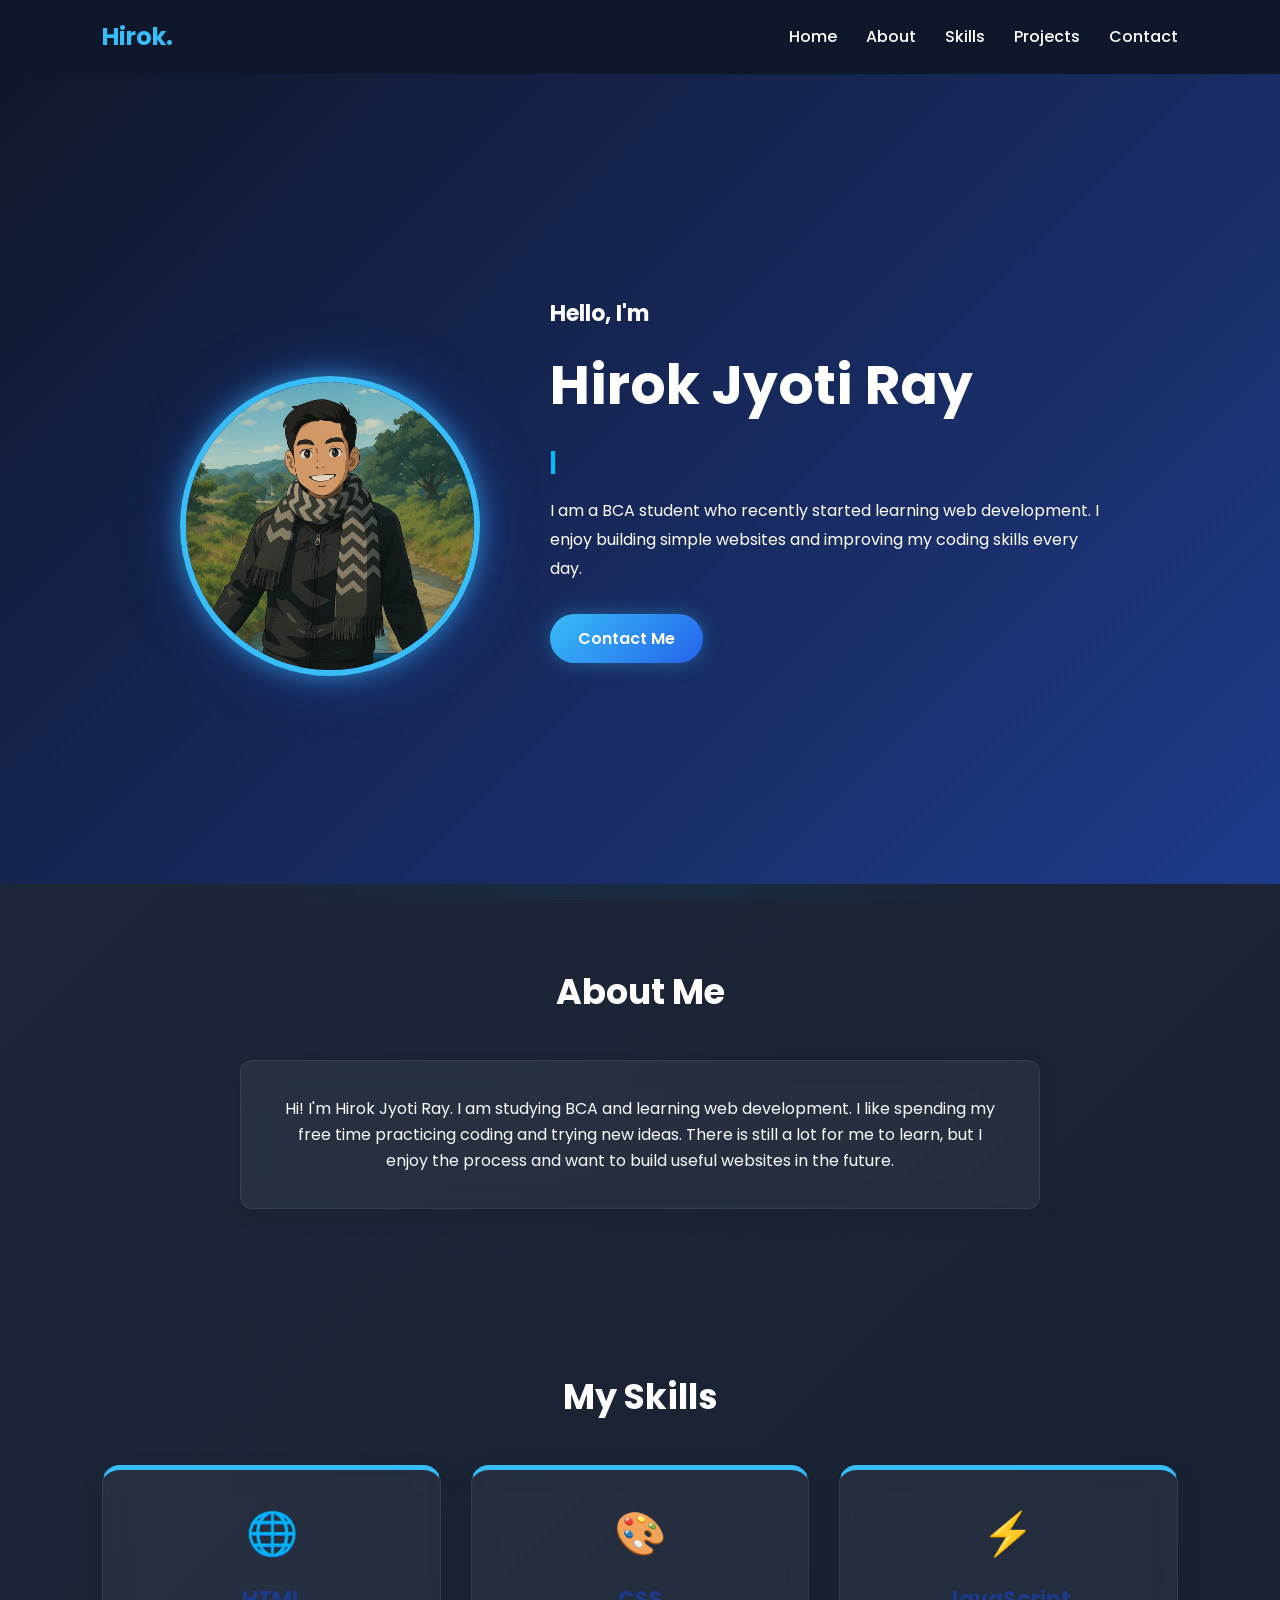
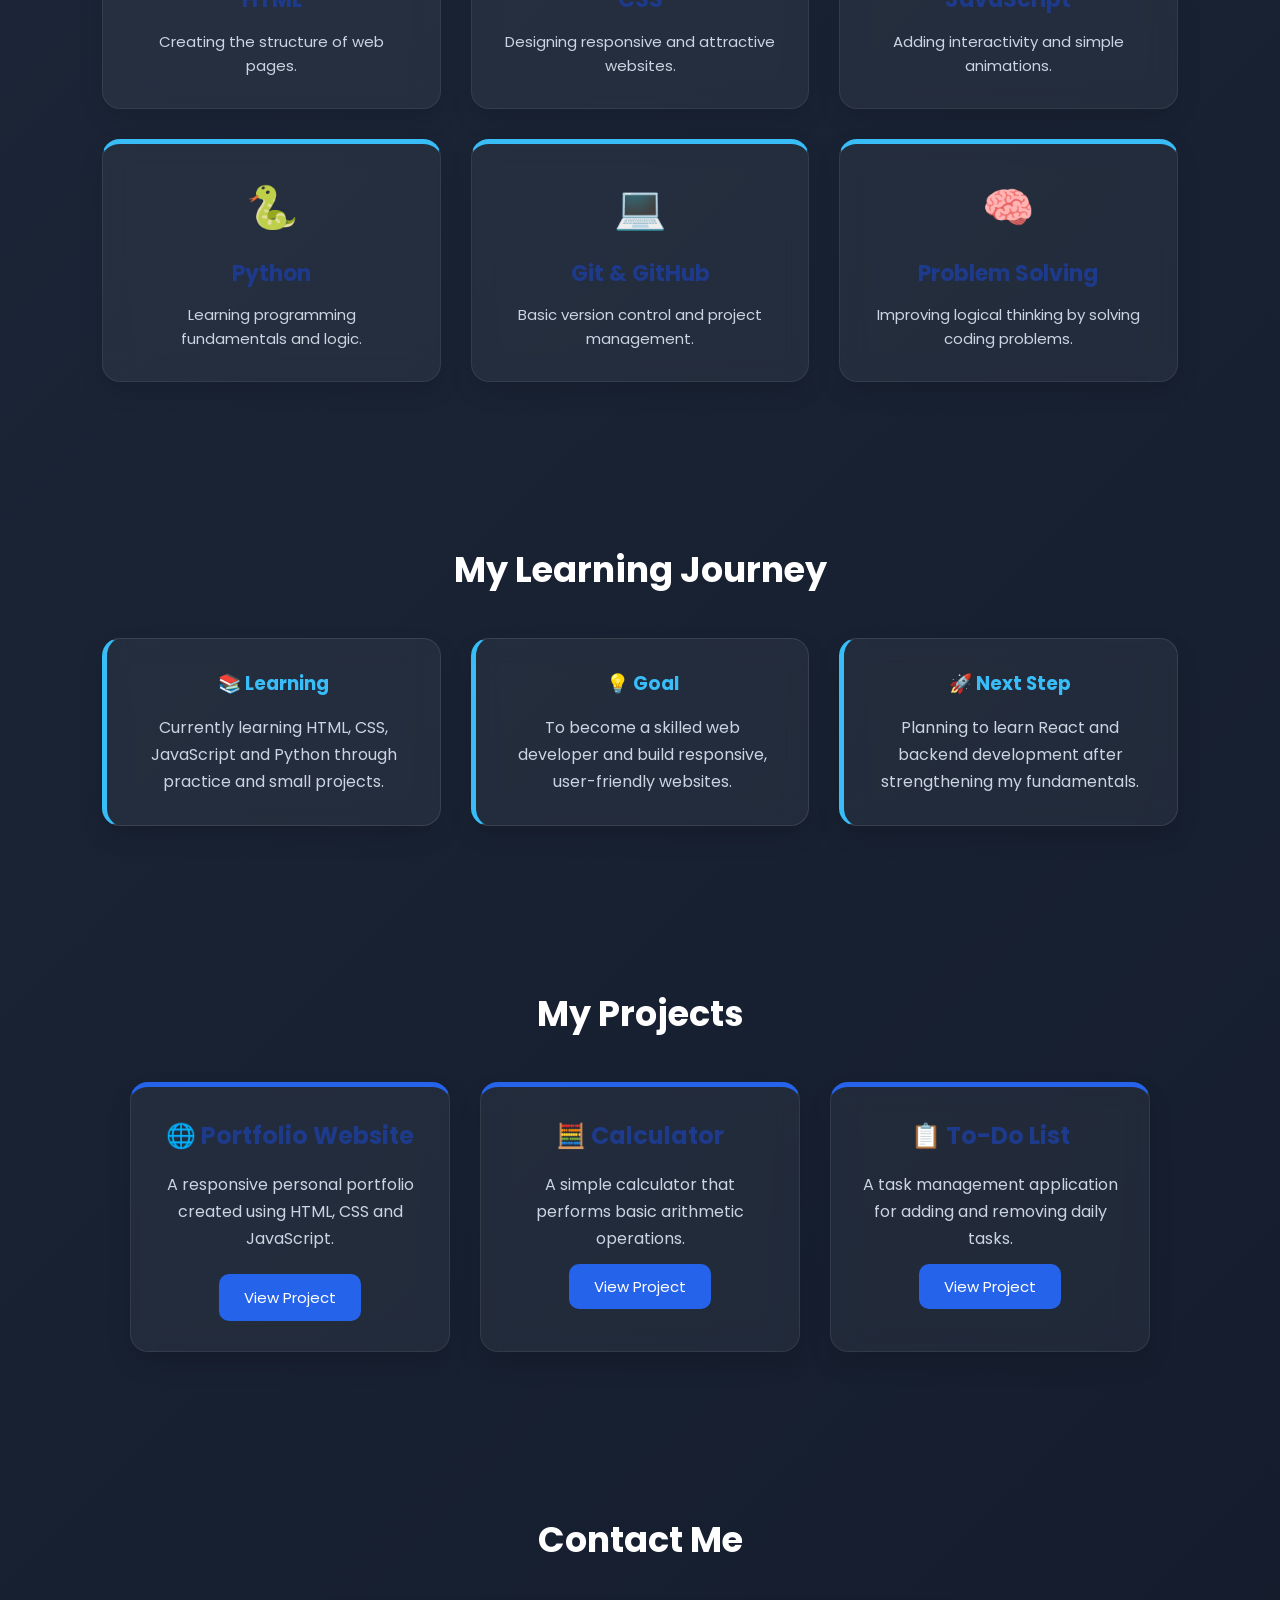
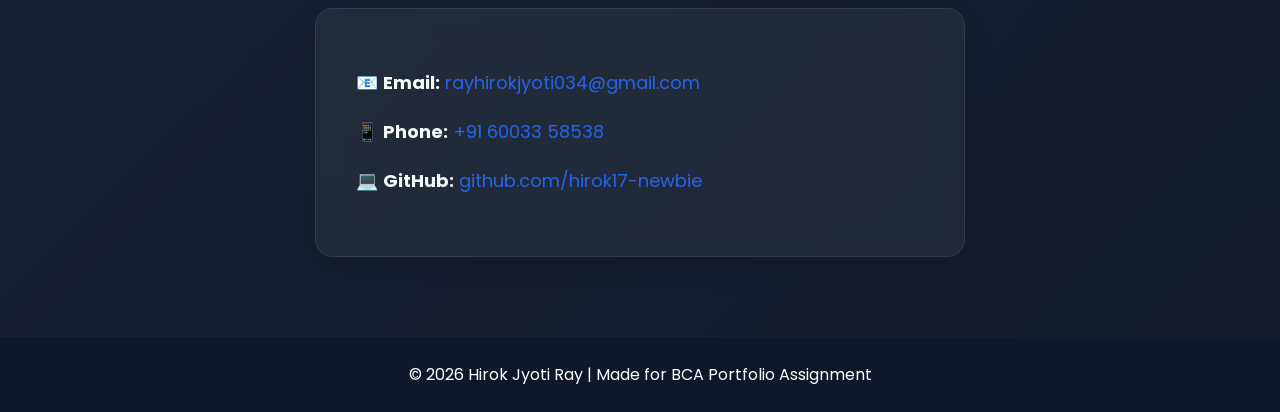
<file: index.html>
<!DOCTYPE html>
<html lang="en">

<head>
    <meta charset="UTF-8">
    <meta name="viewport" content="width=device-width, initial-scale=1.0">

    <title>Hirok Jyoti Ray | Portfolio</title>

    <link rel="stylesheet" href="style.css">

    <link rel="preconnect" href="https://fonts.googleapis.com">
    <link rel="preconnect" href="https://fonts.gstatic.com" crossorigin>
    <link href="https://fonts.googleapis.com/css2?family=Poppins:wght@300;400;500;600;700&display=swap" rel="stylesheet">
</head>

<body>

<header>

    <div class="logo">
        <h2>Hirok.</h2>
    </div>

    <nav>
        <a href="#home">Home</a>
        <a href="#about">About</a>
        <a href="#skills">Skills</a>
        <a href="#projects">Projects</a>
        <a href="#contact">Contact</a>
    </nav>

</header>

<section class="hero" id="home">

    <div class="hero-image">
        <img src="profile.jpeg" alt="Hirok Jyoti Ray">
    </div>

    <div class="hero-text">
        <h3>Hello, I'm</h3>

        <h1>Hirok Jyoti Ray</h1>

        <h2><span id="typing"></span></h2>

        <p>
            I am a BCA student who recently started learning web development.
            I enjoy building simple websites and improving my coding skills every day.
        </p>
                <a href="#contact" class="btn">Contact Me</a>

    </div>

</section>

<section id="about" class="hidden">

    <h2 class="title">About Me</h2>

    <div class="about-box">

        <p>
        
                 Hi! I'm Hirok Jyoti Ray. I am studying BCA and learning web development.
                  I like spending my free time practicing coding and trying new ideas.
                   There is still a lot for me to learn, but I enjoy the process and want to build useful websites in the future.

        </p>

    </div>

</section>

<section id="skills" class="hidden">

    <h2 class="title">My Skills</h2>

    <div class="skills-grid">

        <div class="skill-box">
            <h3>HTML</h3>
            <p>Creating the structure of web pages.</p>
        </div>

        <div class="skill-box">
            <h3>CSS</h3>
            <p>Designing responsive and attractive websites.</p>
        </div>

        <div class="skill-box">
            <h3>JavaScript</h3>
            <p>Adding interactivity and simple animations.</p>
        </div>

        <div class="skill-box">
            <h3>Python</h3>
            <p>Learning programming fundamentals and logic.</p>
        </div>

        <div class="skill-box">
            <h3>Git & GitHub</h3>
            <p>Basic version control and project management.</p>
        </div>

        <div class="skill-box">
            <h3>Problem Solving</h3>
            <p>Improving logical thinking by solving coding problems.</p>
        </div>

    </div>

</section>

<section id="journey" class="hidden">

    <h2 class="title">My Learning Journey</h2>

    <div class="journey-container">

        <div class="journey-card">
            <h3>📚 Learning</h3>
            <p>Currently learning HTML, CSS, JavaScript and Python through practice and small projects.</p>
        </div>

        <div class="journey-card">
            <h3>💡 Goal</h3>
            <p>To become a skilled web developer and build responsive, user-friendly websites.</p>
        </div>

        <div class="journey-card">
            <h3>🚀 Next Step</h3>
            <p>Planning to learn React and backend development after strengthening my fundamentals.</p>
        </div>

    </div>

</section>

<section id="projects" class="hidden">

    <h2 class="title">My Projects</h2>

    <div class="project-container">

        <div class="project-card">
            <h3>🌐 Portfolio Website</h3>
            <p>
                A responsive personal portfolio created using HTML, CSS and JavaScript.
            </p>
            <button class="project-btn">View Project</button>
        </div>

        <div class="project-card">
            <h3>🧮 Calculator</h3>
            <p>
                A simple calculator that performs basic arithmetic operations.
            </p>
            <a href="calculator/index.html" target="_blank" class="project-btn">
    View Project
</a>
        </div>

        <div class="project-card">
            <h3>📋 To-Do List</h3>
            <p>
                A task management application for adding and removing daily tasks.
            </p>
           <a href="to-do list/index.html" target="_blank" class="project-btn">
View Project
</a>
        </div>

    </div>

</section>

<section id="contact" class="hidden">

    <h2 class="title">Contact Me</h2>

    <div class="contact-box">

    <p>📧 <strong>Email:</strong> 
        <a href="mailto:rayhirokjyoti034@gmail.com">
            rayhirokjyoti034@gmail.com
        </a>
    </p>

    <p>📱 <strong>Phone:</strong>
        <a href="tel:+916003358538">
            +91 60033 58538
        </a>
    </p>

    <p>💻 <strong>GitHub:</strong>
        <a href="https://github.com/hirok17-newbie" target="_blank">
            github.com/hirok17-newbie
        </a>
    </p>

</div>

</section>

<footer>

    <p>© 2026 Hirok Jyoti Ray | Made for BCA Portfolio Assignment</p>

</footer>

<script src="script.js"></script>

</body>

</html>
</file>
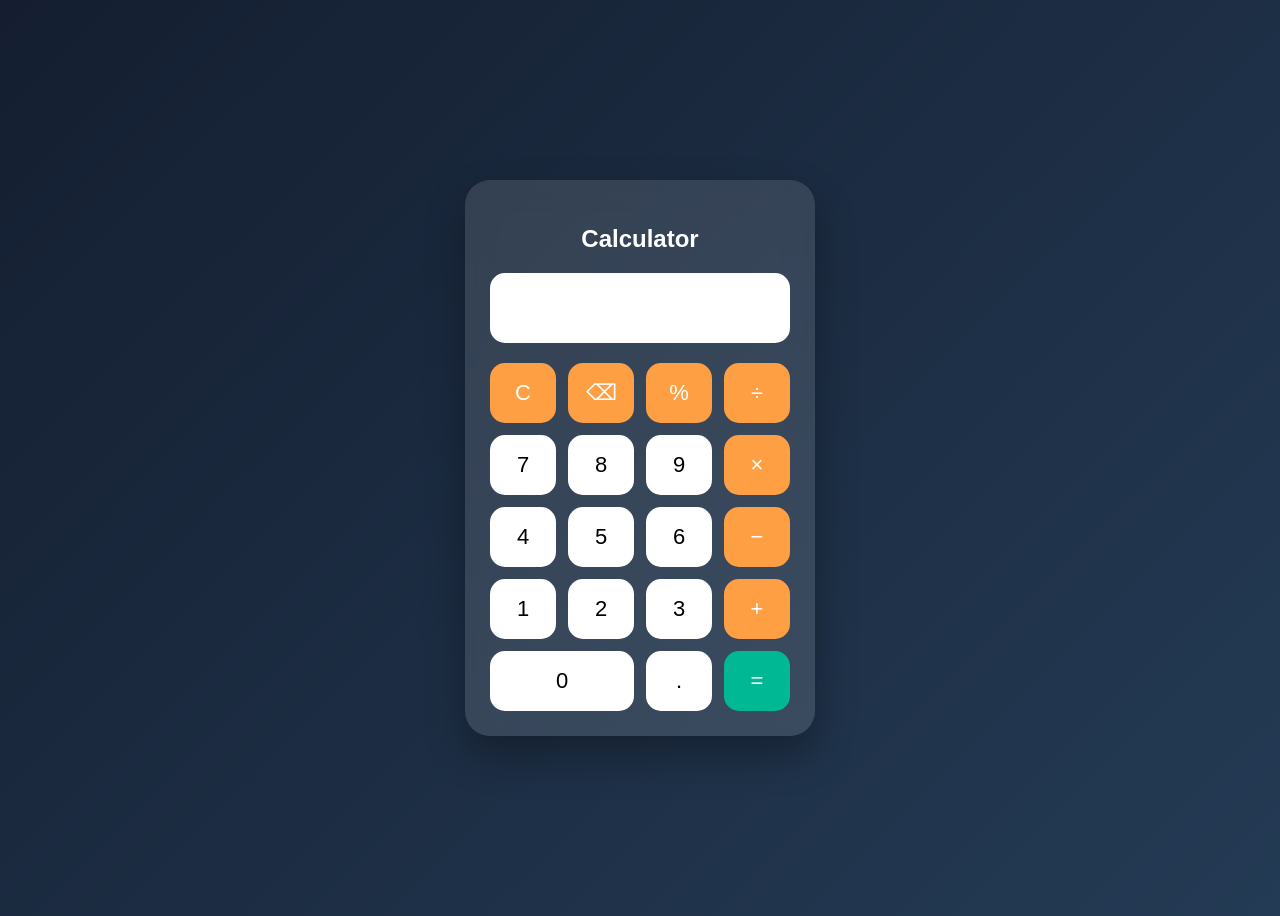
<file: calculator/index.html>
<!DOCTYPE html>
<html>
<head>
    <title>Modern Calculator</title>
    <link rel="stylesheet" href="style.css">
</head>

<body>

<div class="calculator">
    <h2>Calculator</h2>

    <input type="text" id="display" disabled>

    <div class="buttons">
        <button class="operator" onclick="clearDisplay()">C</button>
        <button class="operator" onclick="deleteChar()">⌫</button>
        <button class="operator" onclick="append('%')">%</button>
        <button class="operator" onclick="append('/')">÷</button>

        <button onclick="append('7')">7</button>
        <button onclick="append('8')">8</button>
        <button onclick="append('9')">9</button>
        <button class="operator" onclick="append('*')">×</button>

        <button onclick="append('4')">4</button>
        <button onclick="append('5')">5</button>
        <button onclick="append('6')">6</button>
        <button class="operator" onclick="append('-')">−</button>

        <button onclick="append('1')">1</button>
        <button onclick="append('2')">2</button>
        <button onclick="append('3')">3</button>
        <button class="operator" onclick="append('+')">+</button>

        <button class="zero" onclick="append('0')">0</button>
        <button onclick="append('.')">.</button>
        <button class="equal" onclick="calculate()">=</button>
    </div>

</div>

<script src="script.js"></script>

</body>
</html>
</file>
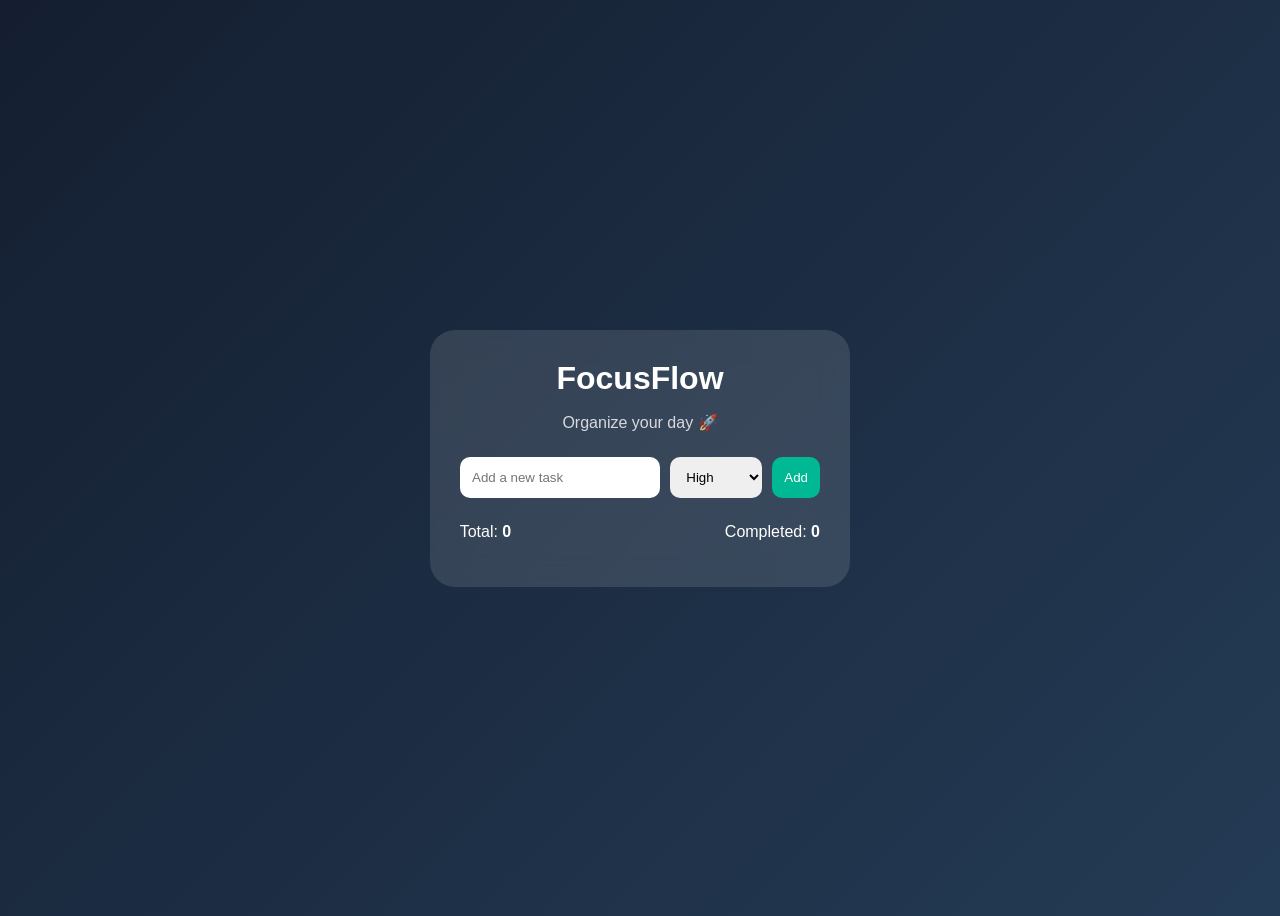
<file: to-do list/index.html>
<!DOCTYPE html>
<html>
<head>
<title>FocusFlow</title>
<link rel="stylesheet" href="style.css">
</head>

<body>

<div class="app">

<h1>FocusFlow</h1>
<p class="subtitle">Organize your day 🚀</p>

<div class="input-area">

<input id="taskInput" placeholder="Add a new task">

<select id="priority">
<option value="High">High</option>
<option value="Medium">Medium</option>
<option value="Low">Low</option>
</select>

<button onclick="addTask()">Add</button>

</div>


<div class="stats">
<span>Total: <b id="total">0</b></span>
<span>Completed: <b id="completed">0</b></span>
</div>


<ul id="taskList"></ul>


</div>


<script src="script.js"></script>

</body>
</html>
</file>
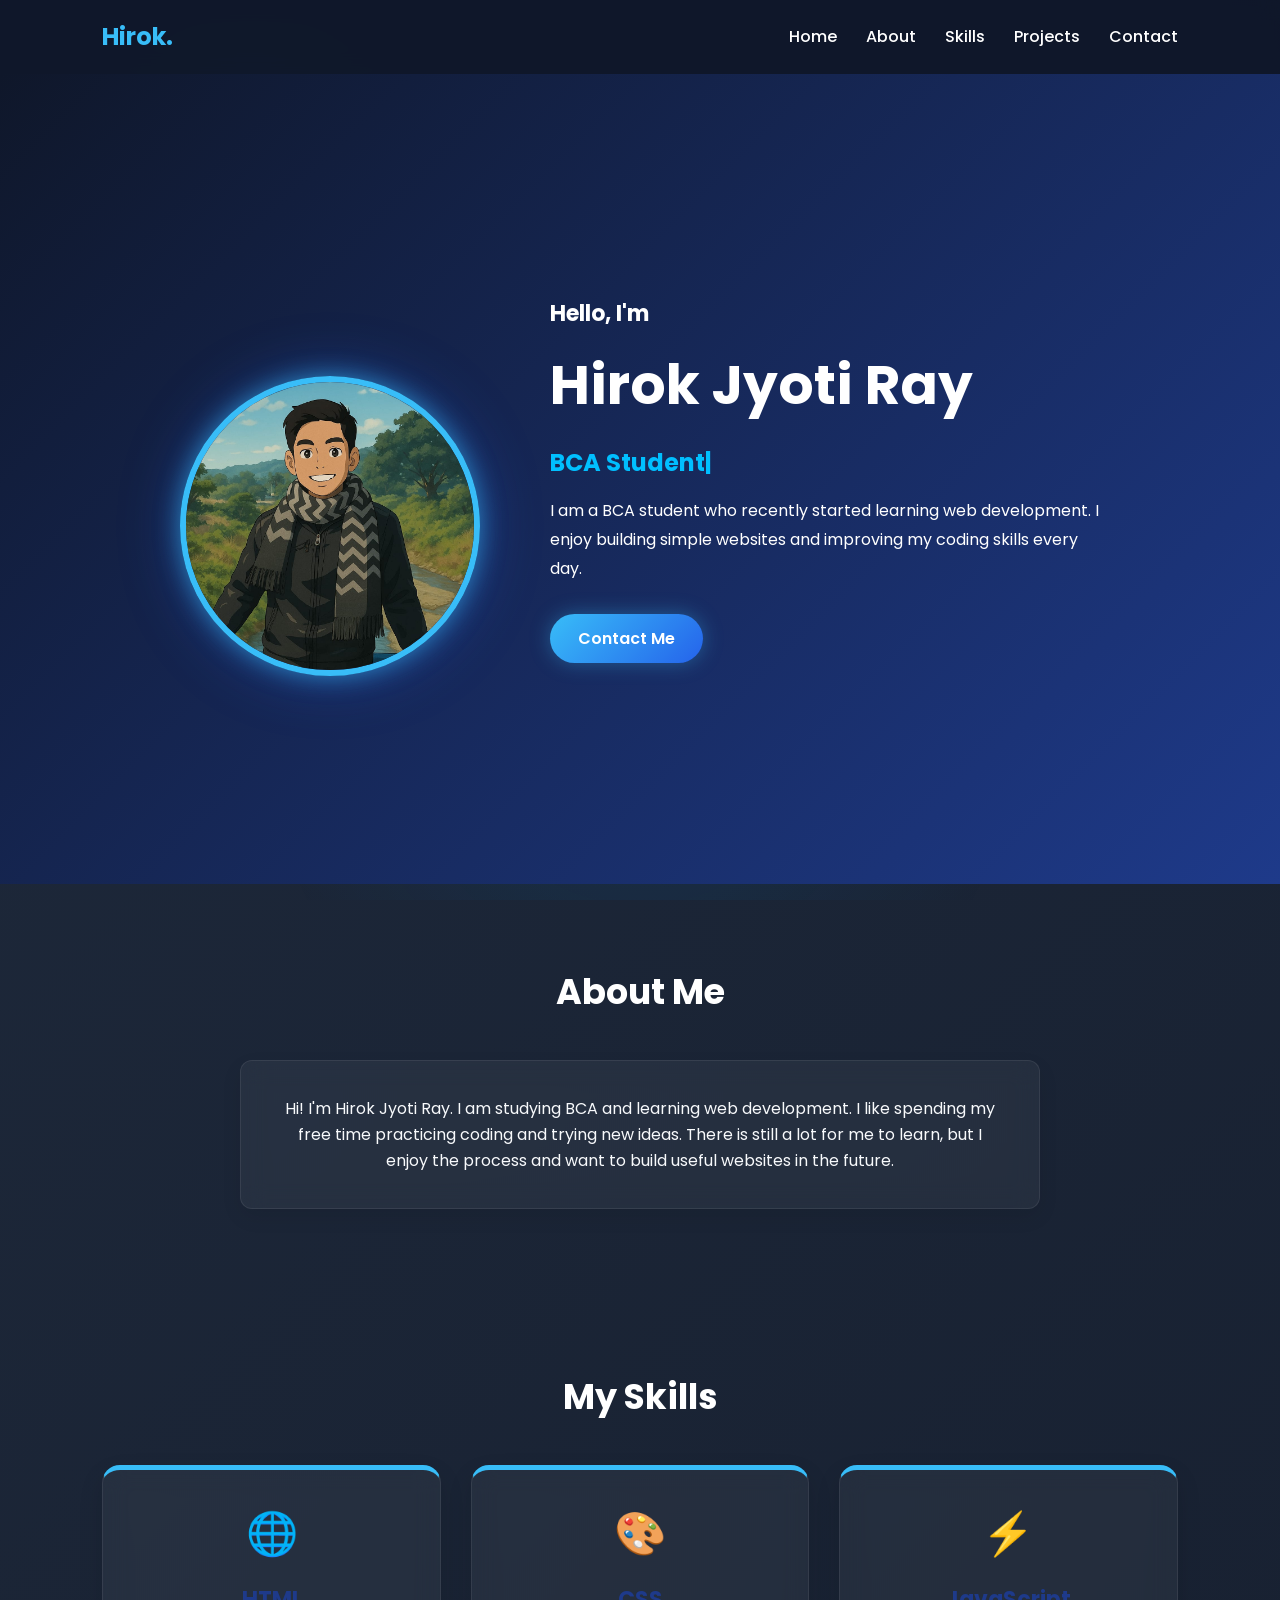
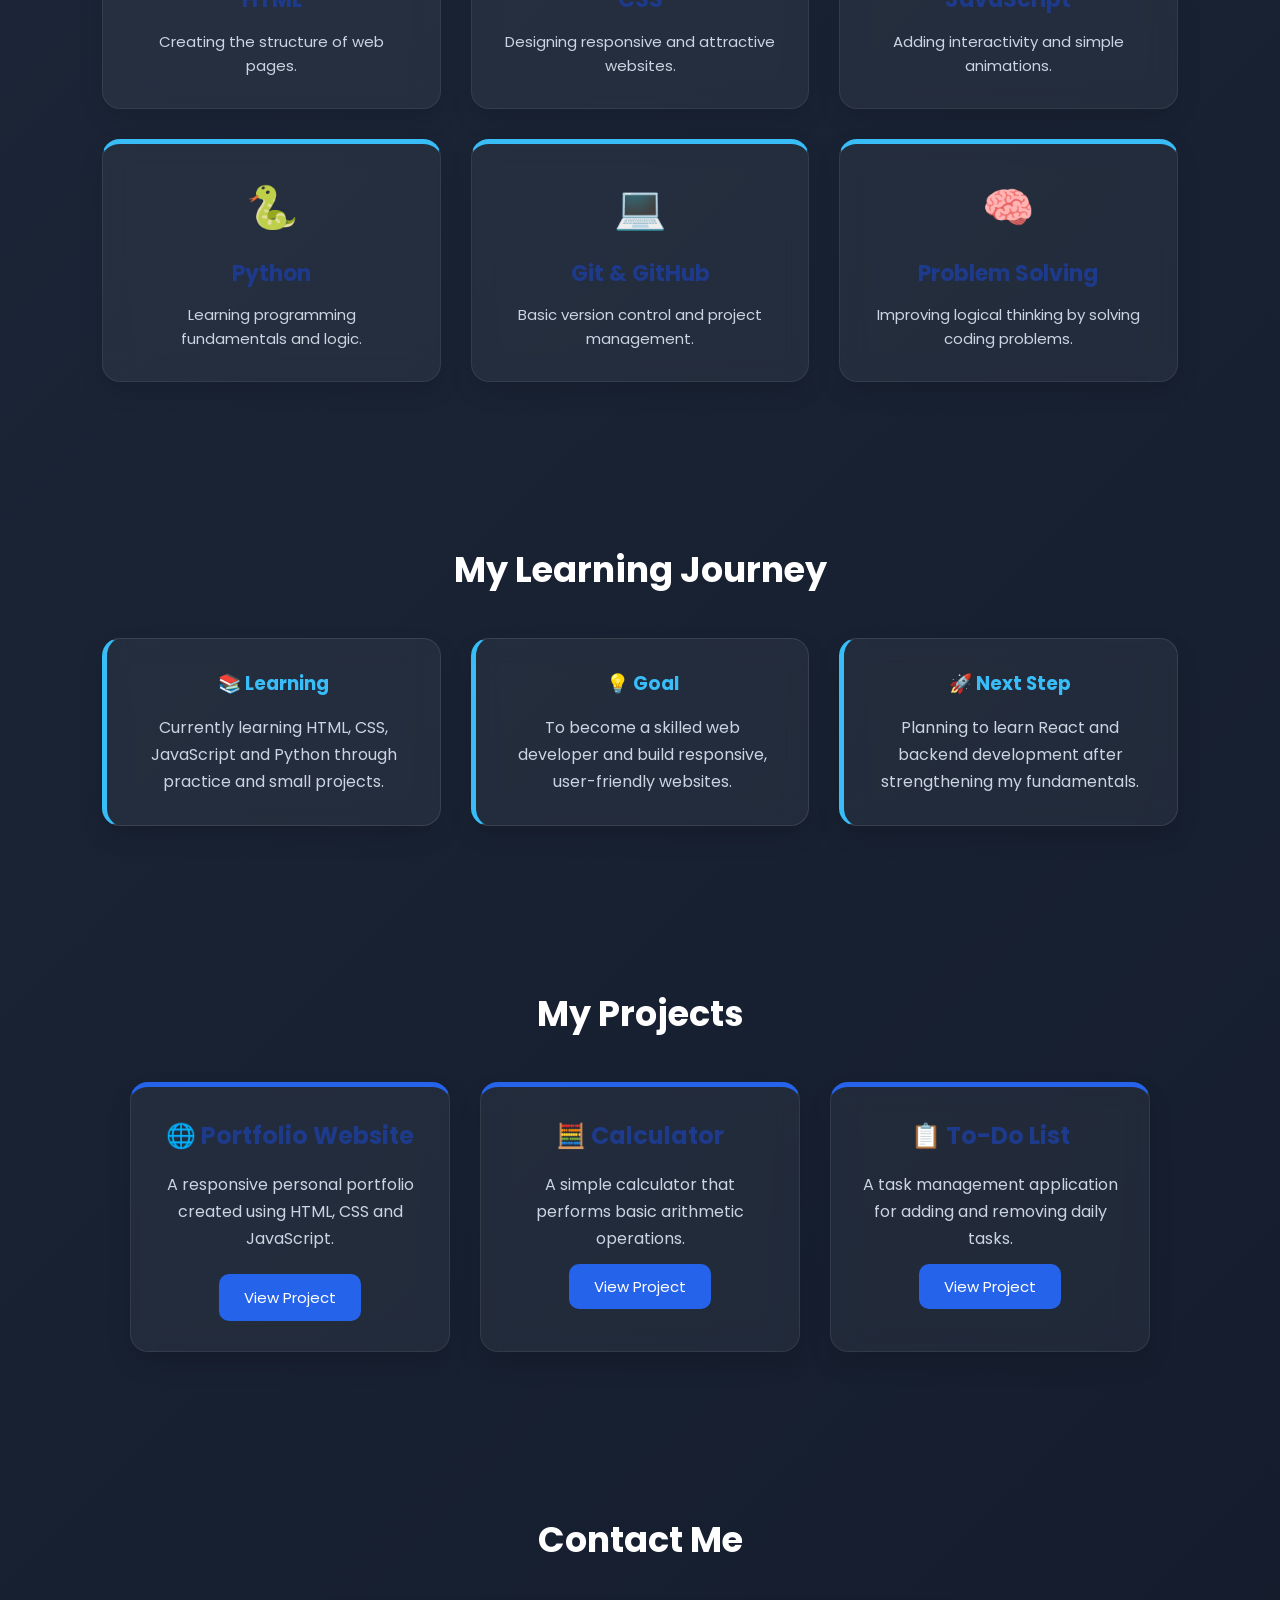
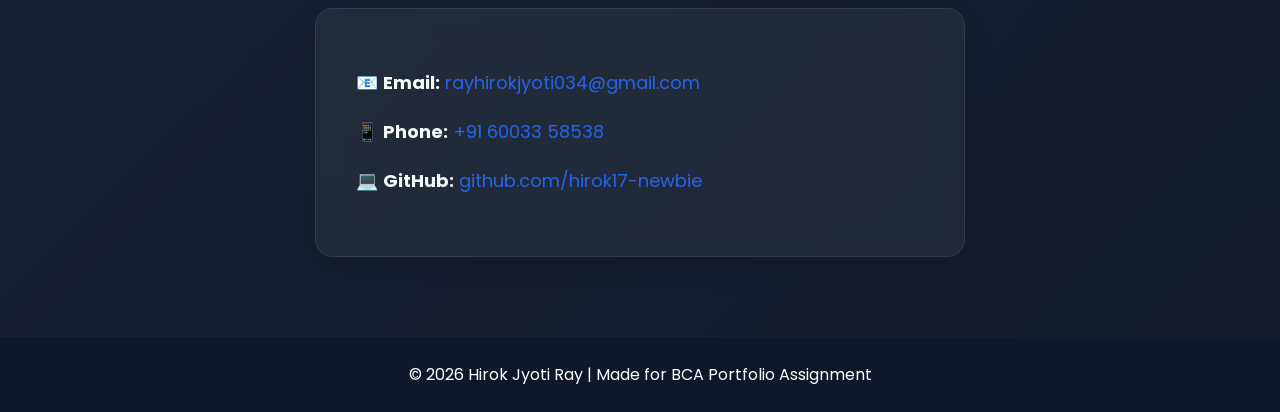
<file: index1.html>
<!DOCTYPE html>
<html lang="en">

<head>
    <meta charset="UTF-8">
    <meta name="viewport" content="width=device-width, initial-scale=1.0">

    <title>Hirok Jyoti Ray | Portfolio</title>

    <link rel="stylesheet" href="style.css">

    <link rel="preconnect" href="https://fonts.googleapis.com">
    <link rel="preconnect" href="https://fonts.gstatic.com" crossorigin>
    <link href="https://fonts.googleapis.com/css2?family=Poppins:wght@300;400;500;600;700&display=swap" rel="stylesheet">
</head>

<body>

<header>

    <div class="logo">
        <h2>Hirok.</h2>
    </div>

    <nav>
        <a href="#home">Home</a>
        <a href="#about">About</a>
        <a href="#skills">Skills</a>
        <a href="#projects">Projects</a>
        <a href="#contact">Contact</a>
    </nav>

</header>

<section class="hero" id="home">

    <div class="hero-image">
        <img src="profile.jpeg" alt="Hirok Jyoti Ray">
    </div>

    <div class="hero-text">
        <h3>Hello, I'm</h3>

        <h1>Hirok Jyoti Ray</h1>

        <h2><span id="typing"></span></h2>

        <p>
            I am a BCA student who recently started learning web development.
            I enjoy building simple websites and improving my coding skills every day.
        </p>

        <a href="#contact" class="btn">Contact Me</a>

    </div>

</section>

<section id="about" class="hidden">

    <h2 class="title">About Me</h2>

    <div class="about-box">

        <p>
        
                 Hi! I'm Hirok Jyoti Ray. I am studying BCA and learning web development.
                  I like spending my free time practicing coding and trying new ideas.
                   There is still a lot for me to learn, but I enjoy the process and want to build useful websites in the future.

        </p>

    </div>

</section>

<section id="skills" class="hidden">

    <h2 class="title">My Skills</h2>

    <div class="skills-grid">

        <div class="skill-box">
            <h3>HTML</h3>
            <p>Creating the structure of web pages.</p>
        </div>

        <div class="skill-box">
            <h3>CSS</h3>
            <p>Designing responsive and attractive websites.</p>
        </div>

        <div class="skill-box">
            <h3>JavaScript</h3>
            <p>Adding interactivity and simple animations.</p>
        </div>

        <div class="skill-box">
            <h3>Python</h3>
            <p>Learning programming fundamentals and logic.</p>
        </div>

        <div class="skill-box">
            <h3>Git & GitHub</h3>
            <p>Basic version control and project management.</p>
        </div>

        <div class="skill-box">
            <h3>Problem Solving</h3>
            <p>Improving logical thinking by solving coding problems.</p>
        </div>

    </div>

</section>

<section id="journey" class="hidden">

    <h2 class="title">My Learning Journey</h2>

    <div class="journey-container">

        <div class="journey-card">
            <h3>📚 Learning</h3>
            <p>Currently learning HTML, CSS, JavaScript and Python through practice and small projects.</p>
        </div>

        <div class="journey-card">
            <h3>💡 Goal</h3>
            <p>To become a skilled web developer and build responsive, user-friendly websites.</p>
        </div>

        <div class="journey-card">
            <h3>🚀 Next Step</h3>
            <p>Planning to learn React and backend development after strengthening my fundamentals.</p>
        </div>

    </div>

</section>

<section id="projects" class="hidden">

    <h2 class="title">My Projects</h2>

    <div class="project-container">

        <div class="project-card">
            <h3>🌐 Portfolio Website</h3>
            <p>
                A responsive personal portfolio created using HTML, CSS and JavaScript.
            </p>
            <button class="project-btn">View Project</button>
        </div>

        <div class="project-card">
            <h3>🧮 Calculator</h3>
            <p>
                A simple calculator that performs basic arithmetic operations.
            </p>
            <a href="calculator/index.html" target="_blank" class="project-btn">
    View Project
</a>
        </div>

        <div class="project-card">
            <h3>📋 To-Do List</h3>
            <p>
                A task management application for adding and removing daily tasks.
            </p>
           <a href="to-do list/index.html" target="_blank" class="project-btn">
View Project
</a>
        </div>

    </div>

</section>

<section id="contact" class="hidden">

    <h2 class="title">Contact Me</h2>

    <div class="contact-box">

    <p>📧 <strong>Email:</strong> 
        <a href="mailto:rayhirokjyoti034@gmail.com">
            rayhirokjyoti034@gmail.com
        </a>
    </p>

    <p>📱 <strong>Phone:</strong>
        <a href="tel:+916003358538">
            +91 60033 58538
        </a>
    </p>

    <p>💻 <strong>GitHub:</strong>
        <a href="https://github.com/hirok17-newbie" target="_blank">
            github.com/hirok17-newbie
        </a>
    </p>

</div>

</section>

<footer>

    <p>© 2026 Hirok Jyoti Ray | Made for BCA Portfolio Assignment</p>

</footer>

<script src="script.js"></script>

</body>

</html>
</file>
<file: style.css>
*{
    margin:0;
    padding:0;
    box-sizing:border-box;
    scroll-behavior:smooth;
    font-family:'Poppins',sans-serif;
}

body{
    background: linear-gradient(-45deg, #050816, #0f172a, #111827, #1e293b);
    background-size: 400% 400%;
    animation: gradientBG 15s ease infinite;
    color: #f8fafc;
    line-height: 1.6;
    overflow-x: hidden;
}

@keyframes gradientBG{
    0%{
        background-position:0% 50%;
    }
    50%{
        background-position:100% 50%;
    }
    100%{
        background-position:0% 50%;
    }
}

body::before{
    content:"";
    position:fixed;
    inset:0;
    background:
    radial-gradient(circle at 20% 20%, rgba(0,255,255,.12), transparent 30%),
    radial-gradient(circle at 80% 30%, rgba(123,97,255,.12), transparent 30%),
    radial-gradient(circle at 50% 80%, rgba(0,153,255,.10), transparent 40%);
    z-index:-1;
}

/* Header */

header{
    width:100%;
    background:rgba(15,23,42,0.95);
    backdrop-filter:blur(10px);
    color:white;
    display:flex;
    justify-content:space-between;
    align-items:center;
    padding:18px 8%;
    position:sticky;
    top:0;
    z-index:1000;
}

.logo h2{
    color:#38bdf8;
}

nav a{
    color:white;
    text-decoration:none;
    margin-left:25px;
    font-weight:500;
    transition:.3s;
    position:relative;
}

nav a:hover{
    color:#38bdf8;
}

nav a::after{
    content:"";
    position:absolute;
    left:0;
    bottom:-5px;
    width:0;
    height:2px;
    background:#38bdf8;
    transition:.3s;
}

nav a:hover::after{
    width:100%;
}

/* Hero */

.hero{
    min-height:90vh;
    display:flex;
    justify-content:center;
    align-items:center;
    gap:70px;
    padding:80px 8%;
    background:linear-gradient(135deg,#0f172a,#1e3a8a);
    color:white;
    flex-wrap:wrap;
}
.hero-image{
    margin-top: 100px;
}
.hero-image img{
    width:300px;
    height:300px;
    border-radius:50%;
    object-fit:cover;
    border:6px solid #38bdf8;
    box-shadow:
        0 0 25px rgba(56,189,248,.6),
        0 0 60px rgba(37,99,235,.4);
    transition:.4s ease;
}

.hero-image img:hover{
    transform:scale(1.05);
    box-shadow:
        0 0 40px rgba(56,189,248,.9),
        0 0 80px rgba(37,99,235,.7);
}

.hero-text{
    max-width:550px;
}

.hero-text h3{
    font-size:22px;
}

.hero-text h1{
    font-size:55px;
    margin:10px 0;
}

.hero-text h2{
    color:#38bdf8;
    margin:15px 0;
}

.hero-text p{
    line-height:1.8;
    margin-bottom:30px;
}

.btn{
    display:inline-block;
    padding:12px 28px;
    background:linear-gradient(135deg,#38bdf8,#2563eb);
    color:white;
    text-decoration:none;
    border-radius:30px;
    transition:.3s;
    font-weight:600;
    box-shadow:0 0 20px rgba(56,189,248,.35);
}

.btn:hover{
    transform:translateY(-5px) scale(1.05);
    box-shadow:0 0 35px rgba(56,189,248,.6);
}

/* Section */

section{
    padding:80px 8%;
}

.title{
    text-align:center;
    font-size:35px;
    margin-bottom:40px;
    color:#ffffff;
}

/* About */

.about-box{
    max-width:800px;
    margin:auto;
  background: rgba(255,255,255,0.05);
backdrop-filter: blur(12px);
border:1px solid rgba(255,255,255,0.08);
    padding:35px;
    border-radius:12px;
    box-shadow:0 8px 20px rgba(0,0,0,.08);
    text-align:center;
}

/* Skills */

.skill-container{
    display:grid;
    grid-template-columns:repeat(auto-fit,minmax(220px,1fr));
    gap:25px;
}

.skill-card{
  background: rgba(255,255,255,0.05);
backdrop-filter: blur(12px);
border:1px solid rgba(255,255,255,0.08);

    padding:30px;
    border-radius:12px;
    text-align:center;
    transition:.3s;
    box-shadow:0 6px 15px rgba(0,0,0,.08);
}

.skill-card:hover{
    transform:translateY(-8px);
}

.skill-card h3{
    color:#2563eb;
    margin-bottom:10px;
}

/* Projects */

.project-container{
    display:grid;
    grid-template-columns:repeat(auto-fit,minmax(260px,1fr));
    gap:25px;
}

.project-card{
   background: rgba(255,255,255,0.05);
backdrop-filter: blur(12px);
border:1px solid rgba(255,255,255,0.08);
    padding:25px;
    border-radius:12px;
    box-shadow:0 6px 15px rgba(0,0,0,.08);
    transition:.3s;
}

.project-card:hover{
    transform:scale(1.03);
}

.project-card h3{
    margin-bottom:10px;
    color:#2563eb;
}

/* Contact */

.contact-box{
    max-width:650px;
    margin:auto;
  background: rgba(255,255,255,0.05);
backdrop-filter: blur(12px);
border:1px solid rgba(255,255,255,0.08);
    padding:40px;
    border-radius:18px;
    text-align:left;
    box-shadow:0 10px 25px rgba(0,0,0,.12);
}

.contact-box:hover{
    transform: translateY(-10px);
    box-shadow: 0 0 35px rgba(56,189,248,.35);
    transition: .35s;
}

.contact-box p{
    margin:20px 0;
    font-size:18px;
}
.contact-box a{
    color:#2563eb;
    text-decoration:none;
    transition:.3s;
}

.contact-box a:hover{
    color:#0ea5e9;
    text-decoration:underline;
}
/* Footer */

footer{
    background:#0f172a;
    color:white;
    text-align:center;
    padding:25px;
}

/* Responsive */

@media(max-width:768px){

header{
    flex-direction:column;
}

nav{
    margin-top:15px;
}

nav a{
    display:inline-block;
    margin:8px;
}

.hero h1{
    font-size:38px;
}

.title{
    font-size:28px;
}

}
#typing{

color:#00bfff;
font-weight:bold;

}

#typing::after{

content:"|";
animation:blink .7s infinite;

}

@keyframes blink{

50%{

opacity:0;

}

}
/* Skills Section */

.skills-grid{
    display:grid;
    grid-template-columns:repeat(auto-fit,minmax(250px,1fr));
    gap:30px;
    margin-top:40px;
}

.skill-box{
  background: rgba(255,255,255,0.05);
  backdrop-filter: blur(12px);
  border:1px solid rgba(255,255,255,0.08);
    padding:30px;
    border-radius:18px;
    text-align:center;
    box-shadow:0 10px 25px rgba(0,0,0,.12);
    transition:0.35s;
    border-top:5px solid #38bdf8;
}

.skill-box:hover{
    transform:translateY(-10px);
    box-shadow:0 0 35px rgba(56,189,248,.35);
}

.skill-box h3{
    color:#1e3a8a;
    font-size:22px;
    margin-bottom:12px;
}

.skill-box p{
    color:#cbd5e1;
    font-size:15px;
    line-height:1.6;
}

.skill-box::before{
    display:block;
    font-size:42px;
    margin-bottom:15px;
}

.skill-box:nth-child(1)::before{
    content:"🌐";
}

.skill-box:nth-child(2)::before{
    content:"🎨";
}

.skill-box:nth-child(3)::before{
    content:"⚡";
}

.skill-box:nth-child(4)::before{
    content:"🐍";
}

.skill-box:nth-child(5)::before{
    content:"💻";
}

.skill-box:nth-child(6)::before{
    content:"🧠";
}

.project-container{

display:flex;
justify-content:center;
gap:30px;
flex-wrap:wrap;
margin-top:40px;

}

.project-container{
    display:flex;
    justify-content:center;
    gap:30px;
    flex-wrap:wrap;
    margin-top:40px;
}

.project-card{
    width:320px;
    background: rgba(255,255,255,0.05);
    backdrop-filter: blur(12px);
    border:1px solid rgba(255,255,255,0.08);
    padding:30px;
    border-radius:18px;
    text-align:center;
    box-shadow:0 12px 25px rgba(0,0,0,.12);
    transition:all .35s ease;
    border-top:5px solid #2563eb;
}

.project-card:hover{
    transform:translateY(-12px);
    box-shadow:0 0 35px rgba(56,189,248,.35);
}

.project-card h3{
    font-size:24px;
    color:#1e3a8a;
    margin-bottom:15px;
}

.project-card p{
    color:#cbd5e1;
    line-height:1.7;
    margin-bottom:22px;
}

.project-btn{
    background:#2563eb;
    color:white;
    padding:12px 25px;
    border:none;
    border-radius:10px;
    cursor:pointer;
    font-size:15px;
    transition:.3s;
}

.project-btn:hover{
    background:#1d4ed8;
    transform:scale(1.05);
}

/* Journey Section */

.journey-container{
    display:grid;
    grid-template-columns:repeat(auto-fit,minmax(250px,1fr));
    gap:30px;
    margin-top:40px;
}

.journey-card{
    background: rgba(255,255,255,0.05);
backdrop-filter: blur(12px);
border:1px solid rgba(255,255,255,0.08);
    padding:30px;
    border-radius:18px;
    text-align:center;
    box-shadow:0 10px 25px rgba(0,0,0,.12);
    transition:.35s;
    border-left:5px solid #38bdf8;
}

.journey-card:hover{
    transform:translateY(-10px);
    box-shadow:0 0 35px rgba(56,189,248,.35);
}

.journey-card h3{
    color:#1e3a8a;
    margin-bottom:15px;
}

/* Journey Section */

.journey-container{
    display:grid;
    grid-template-columns:repeat(auto-fit,minmax(250px,1fr));
    gap:30px;
    margin-top:40px;
}

.journey-card{
    background: rgba(255,255,255,0.05);
    backdrop-filter: blur(12px);
    border:1px solid rgba(255,255,255,0.08);
    padding:30px;
    border-radius:18px;
    text-align:center;
    box-shadow:0 10px 25px rgba(0,0,0,.12);
    transition:.35s;
    border-left:5px solid #38bdf8;
}

.journey-card:hover{
    transform:translateY(-10px);
    box-shadow:0 18px 35px rgba(0,0,0,.18);
}

.journey-card h3{
    color:#1e3a8a;
    margin-bottom:15px;
}

/* Journey Section */

.journey-container{
    display:grid;
    grid-template-columns:repeat(auto-fit,minmax(250px,1fr));
    gap:30px;
    margin-top:40px;
}

.journey-card{
    background:rgba(255,255,255,0.05);
    backdrop-filter:blur(12px);
    border:1px solid rgba(255,255,255,0.1);
    padding:30px;
    border-radius:18px;
    text-align:center;
    box-shadow:0 10px 25px rgba(0,0,0,.12);
    transition:.35s;
    border-left:5px solid #38bdf8;
}

.journey-card:hover{
    transform:translateY(-10px);
    box-shadow:0 0 35px rgba(56,189,248,.35);
}

.journey-card h3{
    color:#38bdf8;
    margin-bottom:15px;
}

.journey-card p{
    color:#cbd5e1;
    line-height:1.7;
}

.project-card,
.skill-box,
.journey-card,
.contact-box{
    animation:fadeUp .8s ease;
}

@keyframes fadeUp{
    from{
        opacity:0;
        transform:translateY(30px);
    }
    to{
        opacity:1;
        transform:translateY(0);
    }
}


.hidden{
    opacity:0;
    transform:translateY(40px);
    transition:all .8s ease;
}

.show{
    opacity:1;
    transform:translateY(0);
}
.project-btn{
    text-decoration:none;
}
</file>
<file: calculator/style.css>
*{
    box-sizing:border-box;
    font-family:'Poppins',sans-serif;
}

body{
    height:100vh;
    display:flex;
    justify-content:center;
    align-items:center;
    background:linear-gradient(135deg,#141e30,#243b55);
}

.calculator{
    width:350px;
    padding:25px;
    border-radius:25px;
    background:rgba(255,255,255,0.12);
    backdrop-filter:blur(15px);
    box-shadow:0 20px 40px rgba(0,0,0,0.3);
}

h2{
    text-align:center;
    color:white;
    margin-bottom:20px;
}

input{
    width:100%;
    height:70px;
    border:none;
    outline:none;
    border-radius:15px;
    padding:15px;
    font-size:30px;
    text-align:right;
    margin-bottom:20px;
    background:white;
}

.buttons{
    display:grid;
    grid-template-columns:repeat(4,1fr);
    gap:12px;
}

button{
    height:60px;
    border:none;
    border-radius:15px;
    font-size:22px;
    cursor:pointer;
    background:#ffffff;
    transition:0.2s;
}

button:hover{
    transform:scale(1.05);
}

.operator{
    background:#ff9f43;
    color:white;
}

.equal{
    background:#00b894;
    color:white;
}

.zero{
    grid-column:span 2;
}
</file>
<file: to-do list/style.css>
*{
box-sizing:border-box;
font-family:Poppins,Arial;
}

body{
height:100vh;
display:flex;
justify-content:center;
align-items:center;
background:linear-gradient(135deg,#141e30,#243b55);
}


.app{
width:420px;
padding:30px;
background:rgba(255,255,255,0.12);
backdrop-filter:blur(15px);
border-radius:25px;
color:white;
}


h1{
text-align:center;
margin:0;
}


.subtitle{
text-align:center;
opacity:.8;
}


.input-area{
display:flex;
gap:10px;
margin:25px 0;
}


input,select{
padding:12px;
border:none;
border-radius:10px;
}


input{
flex:1;
}


button{
border:none;
border-radius:10px;
padding:12px;
cursor:pointer;
background:#00b894;
color:white;
}


.stats{
display:flex;
justify-content:space-between;
margin-bottom:15px;
}


li{
list-style:none;
background:white;
color:black;
padding:15px;
margin:10px 0;
border-radius:15px;
display:flex;
justify-content:space-between;
align-items:center;
}


.completed{
text-decoration:line-through;
opacity:.5;
}


.high{
border-left:8px solid red;
}


.medium{
border-left:8px solid orange;
}


.low{
border-left:8px solid green;
}


.delete{
background:#ff4757;
padding:8px;
}
</file>
